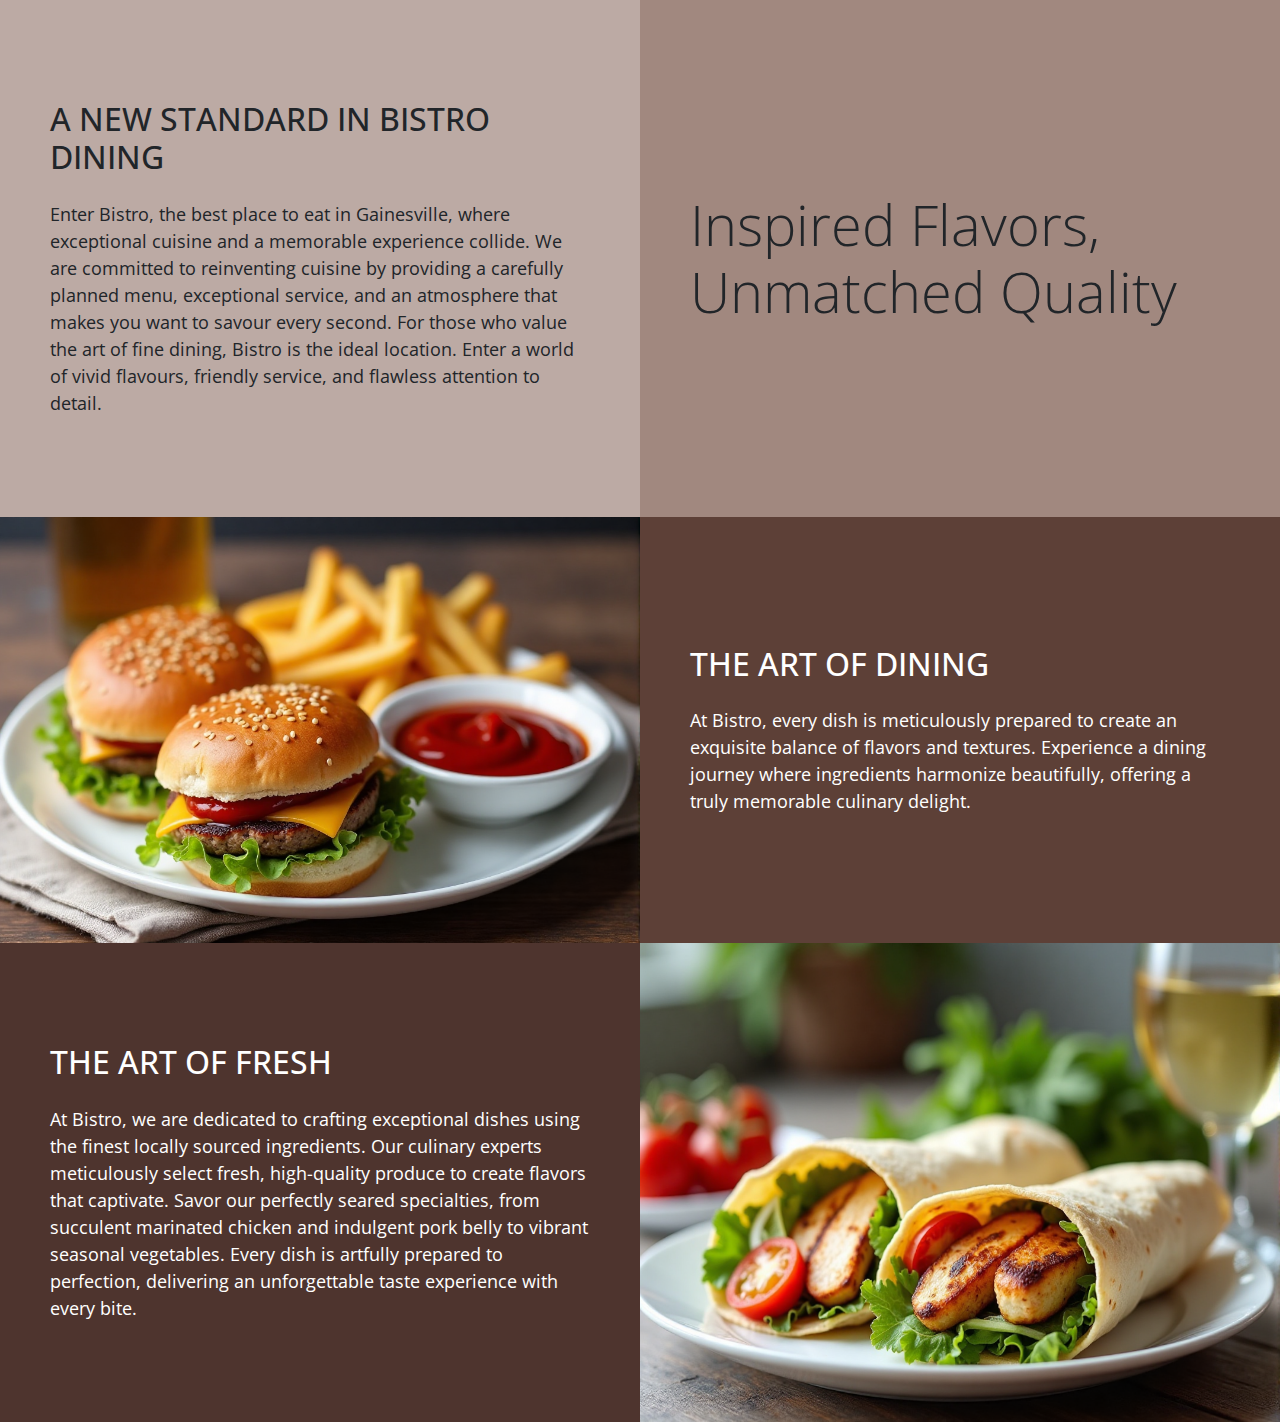
<file: index.html>
<!DOCTYPE html>
<html lang="en">

<head>
	<meta charset="UTF-8">
	<meta name="viewport" content="width=device-width, initial-scale=1.0">
	<link href="https://cdn.jsdelivr.net/npm/bootstrap@5.3.3/dist/css/bootstrap.min.css" rel="stylesheet">
	<script src="https://cdn.jsdelivr.net/npm/bootstrap@5.3.3/dist/js/bootstrap.bundle.min.js"></script>
	<link rel="stylesheet" href="style.css">
	<title>Document</title>
</head>


<body>

	<!--
	<div class="row">
		<div class="col">.col</div>
		<div class="col">.col</div>
		<div class="col">.col</div>
	</div>

	<br>

	<div class="row">
		<div class="col-sm-3">.col-sm-3</div>
		<div class="col-sm-3">.col-sm-3</div>
		<div class="col-sm-3">.col-sm-3</div>
		<div class="col-sm-3">.col-sm-3</div>
	</div>

	<div class="row">
		<div class="col-sm-4">.col-sm-4</div>
		<div class="col-sm-8">.col-sm-8</div>
	</div>
	<br><br>
-->

	<div class="container-fluid g-0 ">
		 <div class="row g-0">
		<div class="col-12 col-md-6 m-0 padding box-color-one">
				<h2 class="mb-4">A NEW STANDARD IN BISTRO DINING</h2>
				<p class="m-0 fs"> Enter Bistro, the best place to eat in Gainesville, where exceptional cuisine and a
                memorable experience
                collide.
                We are committed to reinventing cuisine by providing a carefully planned menu, exceptional service, and
                an
                atmosphere that makes you want to savour every second. For those who value the art of fine dining,
                Bistro is
                the ideal location. Enter a world of vivid flavours, friendly service, and flawless attention to detail.
				</p>
			</div>
			
			<div class="col-12 col-md-6 m-0 background-color d-flex justify-content-center flex-column text-left box-color-two">
				<h2 class="m-0 padding mg-fluid display-4">Inspired Flavors, Unmatched Quality</h2>
				
			</div>
		</div>
	</div>


	<div class="container-fluid g-0">
		<div class="row g-0">
			<div class="col-12 col-md-6">
				<img src="./images/burger-and-chips.png" class="img-fluid h-100" alt="">
			</div>
			<div class="col-12 col-md-6 m-0 box-color-three d-flex justify-content-center flex-column text-left padding text-white">
				<h2 class="mb-4">THE ART OF DINING</h2>
				<p class="m-0 fs"> At Bistro, every dish is meticulously prepared to create an exquisite balance of
					flavors and
					textures.
					Experience a dining journey where ingredients harmonize beautifully, offering a truly memorable
					culinary
					delight.
				</p>
			</div>
		</div>
	</div>

	<div class="container-fluid g-0 ">
		<div class="row g-0">			
			<div class="col-12 col-md-6 m-0 box-color-four d-flex justify-content-center flex-column text-left padding text-white ">
				<h2 class="mb-4">THE ART OF FRESH</h2>
				<p class="m-0 fs">At Bistro, we are dedicated to crafting exceptional dishes using the finest locally sourced ingredients. Our culinary experts meticulously select fresh, high-quality produce to create flavors that captivate. Savor our perfectly seared specialties, from succulent marinated chicken and indulgent pork belly to vibrant seasonal vegetables. Every dish is artfully prepared to perfection, delivering an unforgettable taste experience with every bite.</p>
			</div>
			<div class="col-12 col-md-6"> 
				<img src="./images/chicken-wrap.png" class="img-fluid h-100" alt="">
			</div>
		</div>
	</div>


</body>

</html>
</file>
<file: style.css>
@import url('https://fonts.googleapis.com/css2?family=Open+Sans:ital,wght@0,300..800;1,300..800&display=swap');

body{
	overflow-x: hidden;
	font-family: 'Open Sans', sans-serif;
}

.background-color{
	background-color: #2d78c3;
}

.padding{
	padding: 100px 50px;
}

.fs{
	font-size: 18px;
}

.box-color-one {
    background-color: #BCAAA4;
}

.box-color-two {
    background-color: #A1887F;
}

.box-color-three {
    background-color: #5D4037;
}

.box-color-four {
    background-color: #4E342E;
}

.box-color-five {
	background-color: #3E2723;
}
</file>
